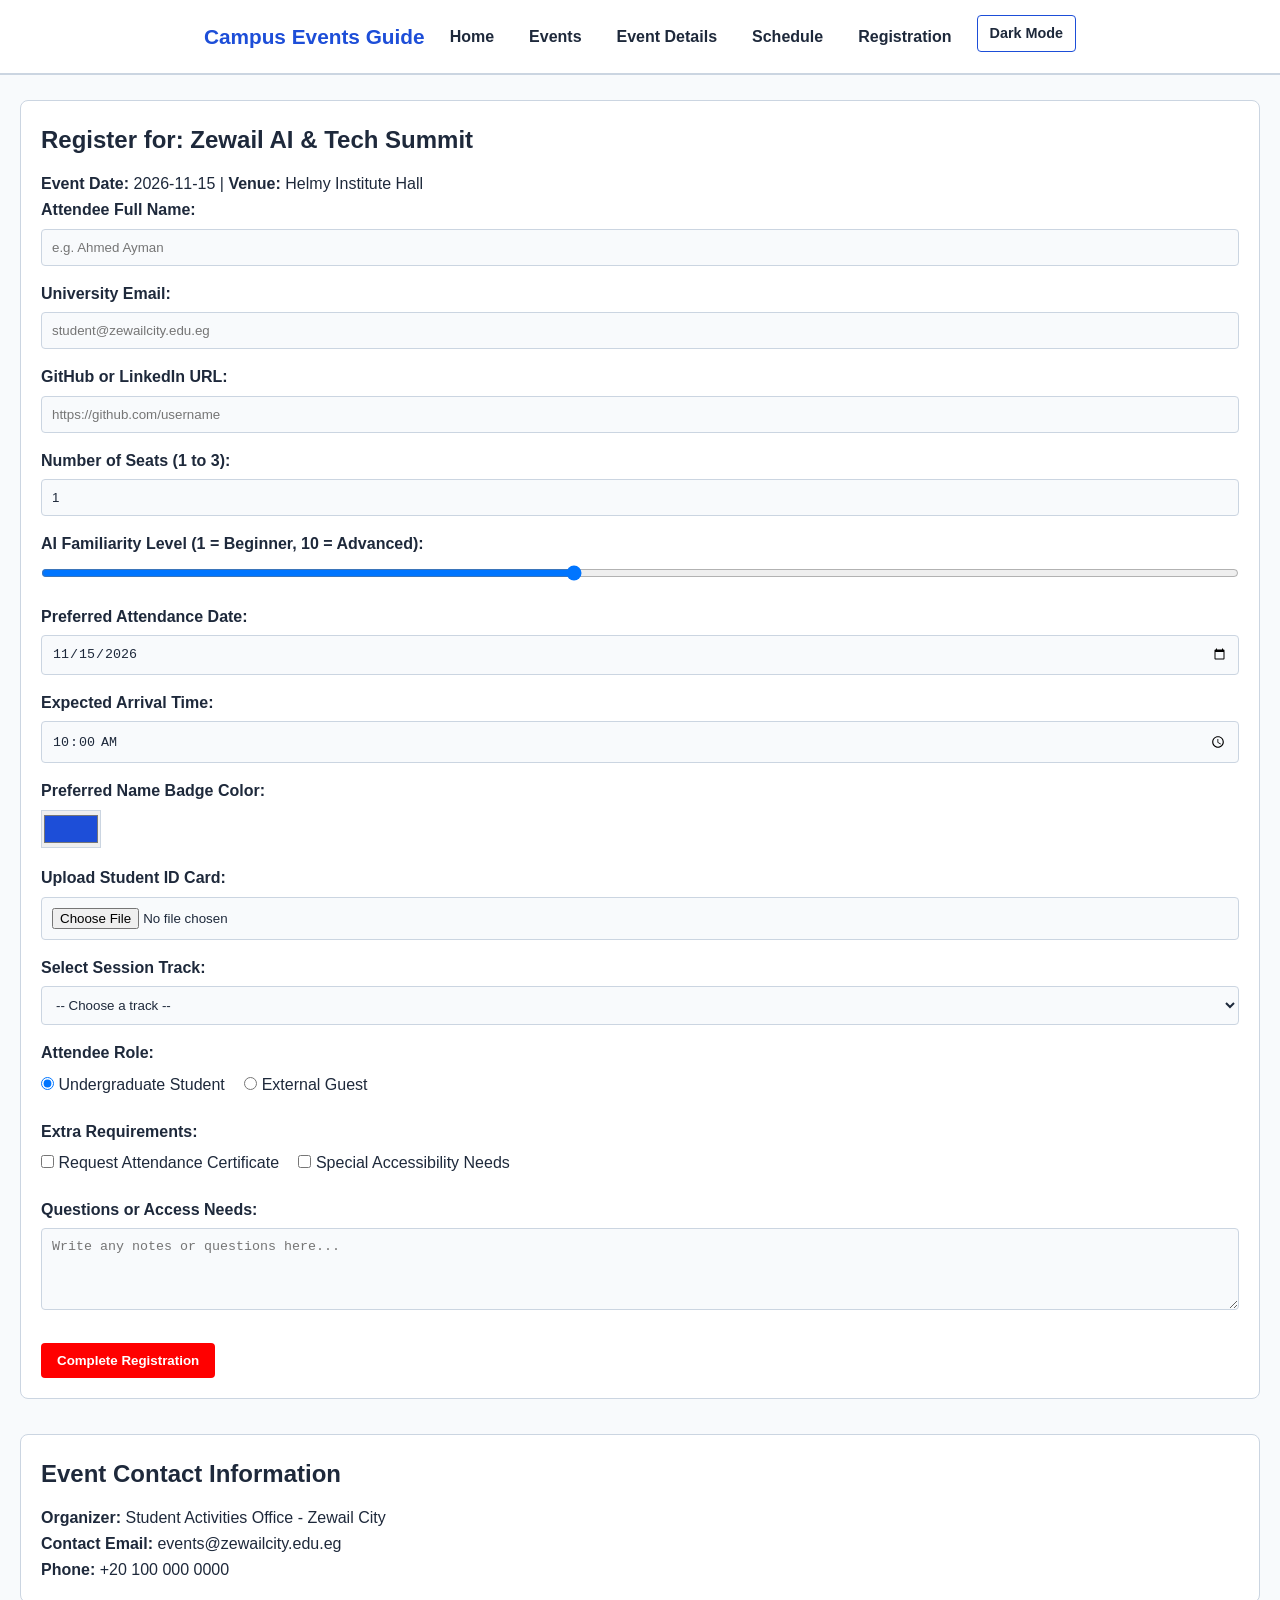
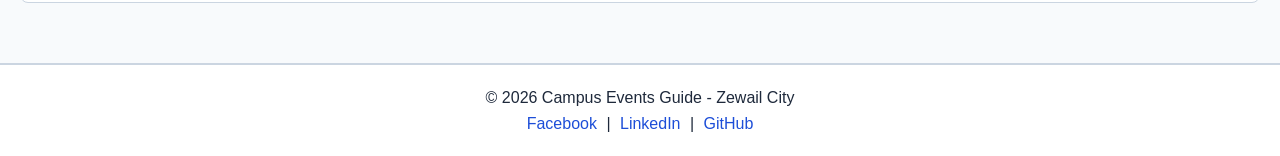
<file: registration.html>
<!DOCTYPE html>
<html lang="en">
<head>
  <meta charset="UTF-8">
  <meta name="viewport" content="width=device-width, initial-scale=1.0">
  <title>Campus Events Guide - Registration</title>
  <link rel="stylesheet" href="style.css">
</head>
<body>
  <input type="checkbox" id="dark-toggle" class="dark-checkbox">

  <header>
    <div class="header-container">
      <span class="site-title">Campus Events Guide</span>
      <nav>
        <ul class="nav-list">
          <li><a href="index.html">Home</a></li>
          <li><a href="events.html">Events</a></li>
          <li><a href="event-details.html">Event Details</a></li>
          <li><a href="schedule.html">Schedule</a></li>
          <li><a href="registration.html">Registration</a></li>
        </ul>
      </nav>
      <label for="dark-toggle" class="dark-label">Dark Mode</label>
    </div>
  </header>

  <main>
    <section class="form-section">
      <h1>Register for: Zewail AI & Tech Summit</h1>
      <p><strong>Event Date:</strong> 2026-11-15 | <strong>Venue:</strong> Helmy Institute Hall</p>

      <form action="#" method="post">
        <!-- 1. Text input with pattern & maxlength -->
        <div class="form-group">
          <label for="full-name">Attendee Full Name:</label>
          <input type="text" id="full-name" name="full_name" required maxlength="50" pattern="[A-Za-z\s]{3,50}" placeholder="e.g. Ahmed Ayman">
        </div>

        <!-- 2. Email input -->
        <div class="form-group">
          <label for="email">University Email:</label>
          <input type="email" id="email" name="email" required placeholder="student@zewailcity.edu.eg">
        </div>

        <!-- 3. URL input -->
        <div class="form-group">
          <label for="portfolio">GitHub or LinkedIn URL:</label>
          <input type="url" id="portfolio" name="portfolio" placeholder="https://github.com/username">
        </div>

        <!-- 4. Number input -->
        <div class="form-group">
          <label for="tickets">Number of Seats (1 to 3):</label>
          <input type="number" id="tickets" name="tickets" min="1" max="3" value="1" required>
        </div>

        <!-- 5. Range input -->
        <div class="form-group">
          <label for="exp-level">AI Familiarity Level (1 = Beginner, 10 = Advanced):</label>
          <input type="range" id="exp-level" name="exp_level" min="1" max="10" value="5">
        </div>

        <!-- 6. Date input -->
        <div class="form-group">
          <label for="att-date">Preferred Attendance Date:</label>
          <input type="date" id="att-date" name="att_date" value="2026-11-15" required>
        </div>

        <!-- 7. Time input -->
        <div class="form-group">
          <label for="arrival-time">Expected Arrival Time:</label>
          <input type="time" id="arrival-time" name="arrival_time" value="10:00" required>
        </div>

        <!-- 8. Color input -->
        <div class="form-group">
          <label for="badge-color">Preferred Name Badge Color:</label>
          <input type="color" id="badge-color" name="badge_color" value="#1d4ed8">
        </div>

        <!-- 9. File input -->
        <div class="form-group">
          <label for="student-id">Upload Student ID Card:</label>
          <input type="file" id="student-id" name="student_id" required>
        </div>

        <!-- 10. Select dropdown -->
        <div class="form-group">
          <label for="track-select">Select Session Track:</label>
          <select id="track-select" name="track" required>
            <option value="">-- Choose a track --</option>
            <option value="ai">Machine Learning & AI</option>
            <option value="web">Web & UI Development</option>
            <option value="data">Big Data Engineering</option>
          </select>
        </div>

        <!-- 11. Radio buttons -->
        <div class="form-group">
          <p class="group-label">Attendee Role:</p>
          <label class="inline-label">
            <input type="radio" name="role" value="student" checked> Undergraduate Student
          </label>
          <label class="inline-label">
            <input type="radio" name="role" value="guest"> External Guest
          </label>
        </div>

        <!-- 12. Checkboxes -->
        <div class="form-group">
          <p class="group-label">Extra Requirements:</p>
          <label class="inline-label">
            <input type="checkbox" name="cert" value="yes"> Request Attendance Certificate
          </label>
          <label class="inline-label">
            <input type="checkbox" name="access" value="yes"> Special Accessibility Needs
          </label>
        </div>

        <!-- 13. Textarea -->
        <div class="form-group">
          <label for="notes">Questions or Access Needs:</label>
          <textarea id="notes" name="notes" rows="4" maxlength="250" placeholder="Write any notes or questions here..."></textarea>
        </div>

        <button type="submit" class="btn">Complete Registration</button>
      </form>
    </section>

    <section class="contact-box">
      <h2>Event Contact Information</h2>
      <p><strong>Organizer:</strong> Student Activities Office - Zewail City</p>
      <p><strong>Contact Email:</strong> events@zewailcity.edu.eg</p>
      <p><strong>Phone:</strong> +20 100 000 0000</p>
    </section>
  </main>

  <footer>
    <p>&copy; 2026 Campus Events Guide - Zewail City</p>
    <div class="social-links">
      <a href="https://facebook.com" target="_blank">Facebook</a> |
      <a href="https://linkedin.com" target="_blank">LinkedIn</a> |
      <a href="https://github.com" target="_blank">GitHub</a>
    </div>
  </footer>
</body>
</html>
</file>
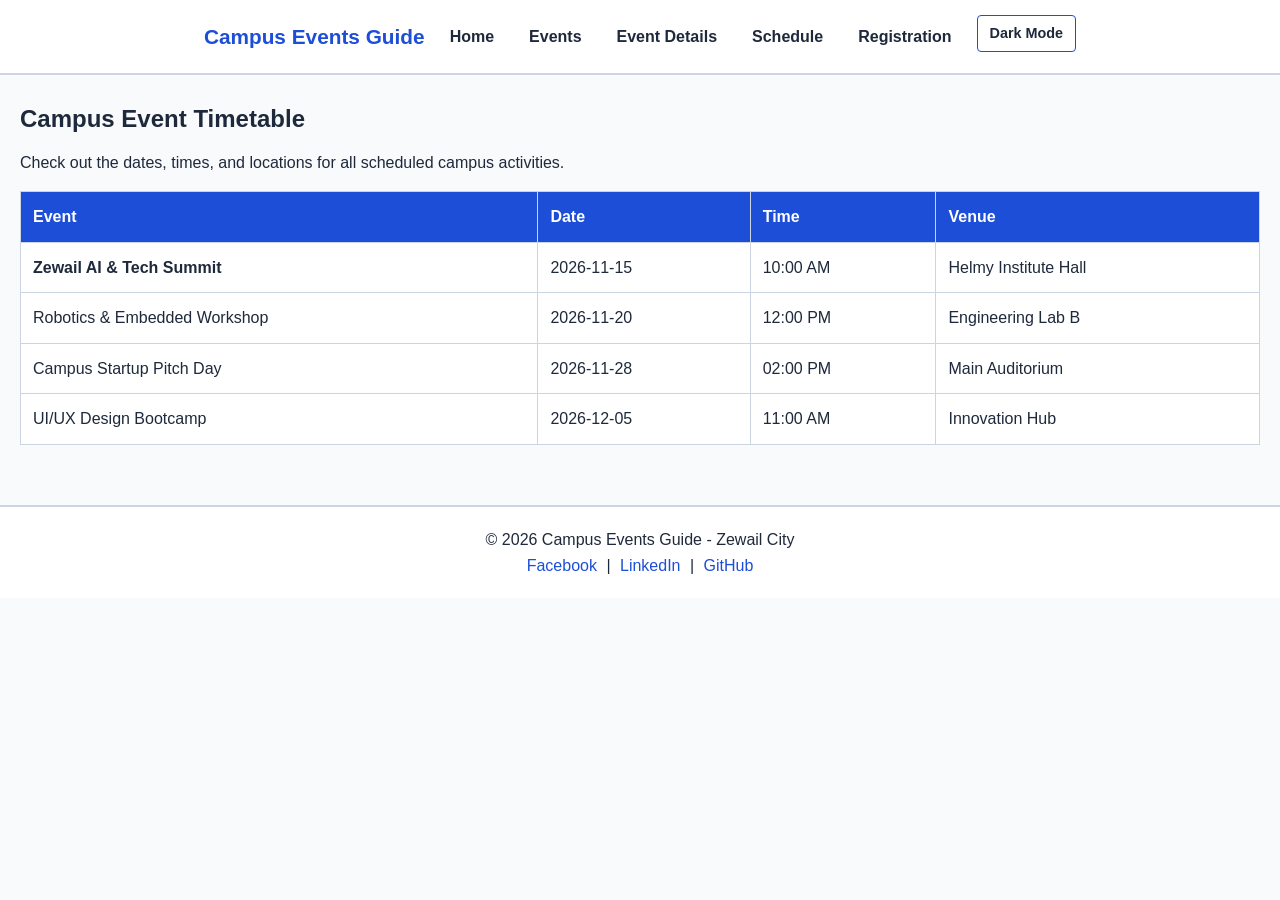
<file: schedule.html>
<!DOCTYPE html>
<html lang="en">
<head>
  <meta charset="UTF-8">
  <meta name="viewport" content="width=device-width, initial-scale=1.0">
  <title>Campus Events Guide - Schedule</title>
  <link rel="stylesheet" href="style.css">
</head>
<body>
  <input type="checkbox" id="dark-toggle" class="dark-checkbox">

  <header>
    <div class="header-container">
      <span class="site-title">Campus Events Guide</span>
      <nav>
        <ul class="nav-list">
          <li><a href="index.html">Home</a></li>
          <li><a href="events.html">Events</a></li>
          <li><a href="event-details.html">Event Details</a></li>
          <li><a href="schedule.html">Schedule</a></li>
          <li><a href="registration.html">Registration</a></li>
        </ul>
      </nav>
      <label for="dark-toggle" class="dark-label">Dark Mode</label>
    </div>
  </header>

  <main>
    <section>
      <h1>Campus Event Timetable</h1>
      <p>Check out the dates, times, and locations for all scheduled campus activities.</p>

      <div class="table-wrapper">
        <table>
          <thead>
            <tr>
              <th>Event</th>
              <th>Date</th>
              <th>Time</th>
              <th>Venue</th>
            </tr>
          </thead>
          <tbody>
            <tr>
              <td><strong>Zewail AI & Tech Summit</strong></td>
              <td>2026-11-15</td>
              <td>10:00 AM</td>
              <td>Helmy Institute Hall</td>
            </tr>
            <tr>
              <td>Robotics & Embedded Workshop</td>
              <td>2026-11-20</td>
              <td>12:00 PM</td>
              <td>Engineering Lab B</td>
            </tr>
            <tr>
              <td>Campus Startup Pitch Day</td>
              <td>2026-11-28</td>
              <td>02:00 PM</td>
              <td>Main Auditorium</td>
            </tr>
            <tr>
              <td>UI/UX Design Bootcamp</td>
              <td>2026-12-05</td>
              <td>11:00 AM</td>
              <td>Innovation Hub</td>
            </tr>
          </tbody>
        </table>
      </div>
    </section>
  </main>

  <footer>
    <p>&copy; 2026 Campus Events Guide - Zewail City</p>
    <div class="social-links">
      <a href="https://facebook.com" target="_blank">Facebook</a> |
      <a href="https://linkedin.com" target="_blank">LinkedIn</a> |
      <a href="https://github.com" target="_blank">GitHub</a>
    </div>
  </footer>
</body>
</html>
</file>
<file: style.css>
/* =========================================================
   1. CSS Variables & Reset
   ========================================================= */
:root {
  --bg-color: #f8fafc;
  --text-color: #1e293b;
  --accent-color: #1d4ed8;
  --card-bg: #ffffff;
  --border-color: #cbd5e1;
}

* {
  box-sizing: border-box;
  margin: 0;
  padding: 0;
}

body {
  font-family: Arial, sans-serif;
  background-color: var(--bg-color);
  color: var(--text-color);
  line-height: 1.6;
}

/* =========================================================
   2. COMMENT 1: CSS-Only Dark Mode Implementation
   The hidden checkbox (#dark-toggle) sits at the top of <body>.
   When checked, the general sibling combinator (~) updates the
   color variables for header, main, and footer without JavaScript.
   ========================================================= */
.dark-checkbox {
  display: none;
}

.dark-checkbox:checked ~ header,
.dark-checkbox:checked ~ main,
.dark-checkbox:checked ~ footer {
  --bg-color: #0f172a;
  --text-color: #f1f5f9;
  --accent-color: #38bdf8;
  --card-bg: #1e293b;
  --border-color: #475569;
  background-color: var(--bg-color);
  color: var(--text-color);
}

/* =========================================================
   3. Header & Flexbox Navigation
   ========================================================= */
header {
  background-color: var(--card-bg);
  border-bottom: 2px solid var(--border-color);
  padding: 15px 20px;
}

.header-container {
  max-width: 100%;
  margin: 0 auto;
  display: flex;
  flex-wrap: wrap;
  justify-content: center;
  align-items: center;
  gap: 15px;
}

.site-title {
  font-size: 1.3rem;
  font-weight: bold;
  color: var(--accent-color);
}

/* Complex 3-part selector required by rubric */
header nav ul.nav-list {
  
  list-style: none;
  display: flex; 
  flex-wrap: wrap; 
  gap: 15px;
}

header nav ul.nav-list li a {
  text-decoration: none;
  color: var(--text-color);
  font-weight: bold;
  padding: 6px 10px;
  border-radius: 4px;
  transition: background-color 0.3s ease, color 0.3s ease;
}

header nav ul.nav-list li a:hover,
header nav ul.nav-list li a:focus {
  background-color: var(--accent-color);
  color: #ffffff;
}

.dark-label {
  cursor: pointer;
  padding: 6px 12px;
  border: 1px solid var(--accent-color);
  border-radius: 4px;
  font-size: 0.9rem;
  transition: background-color 0.3s ease;
}

.dark-label:hover {
  background-color: var(--accent-color);
  color: #ffffff;
}

/* =========================================================
   4. Main Content, Grid Cards & Components
   ========================================================= */
main {
  max-width: 100%;
  margin: 0 auto;
  padding: 25px 20px;
  
}

section {
  margin-bottom: 35px;
}

h1, h2, h3 {
  margin-bottom: 12px;
}

.hero {
  background-color: var(--card-bg);
  padding: 25px;
  border-radius: 8px;
  border: 1px solid var(--border-color);
}

/* CSS Grid for Event Cards */
.cards-grid {
  display: grid;
  grid-template-columns: 1fr;
  gap: 20px;
  margin-top: 15px;
}

.card, .details-box, .form-section, .contact-box {
  background-color: var(--card-bg);
  border: 1px solid var(--border-color);
  border-radius: 8px;
  padding: 20px;
}

.card img, .detail-img, .media-player {
  width: 100%;
  max-height: 240px;
  object-fit: cover;
  border-radius: 6px;
  margin-bottom: 12px;
}

.badge {
  display: inline-block;
  background-color: var(--accent-color);
  color: #ffffff;
  padding: 3px 8px;
  border-radius: 4px;
  font-size: 0.8rem;
  margin-bottom: 8px;
}

.btn {
  display: inline-block;
  background-color: red;
  color: #ffffff;
  text-decoration: none;
  padding: 10px 16px;
  border: none;
  border-radius: 4px;
  cursor: pointer;
  font-weight: bold;
  margin-top: 10px;
  transition: opacity 0.3s ease, transform 0.2s ease;
}

.btn:hover, .btn:focus {
  opacity: 0.9;
  transform: translateY(-2px);
}

.agenda-list {
  margin-left: 20px;
  margin-top: 10px;
}

/* =========================================================
   5. Table & Forms Styling
   ========================================================= */
.table-wrapper {
  overflow-x: auto;
}

table {
  width: 100%;
  border-collapse: collapse;
  background-color: var(--card-bg);
  margin-top: 15px;
}

th, td {
  border: 1px solid var(--border-color);
  padding: 12px;
  text-align: left;
}

th {
  background-color: var(--accent-color);
  color: #ffffff;
}

.form-group {
  margin-bottom: 15px;
}

label, .group-label {
  display: block;
  font-weight: bold;
  margin-bottom: 6px;
}

.inline-label {
  display: inline-block;
  font-weight: normal;
  margin-right: 15px;
}

input[type="text"],
input[type="email"],
input[type="url"],
input[type="number"],
input[type="date"],
input[type="time"],
input[type="file"],
select,
textarea {
  width: 100%;
  padding: 10px;
  border: 1px solid var(--border-color);
  border-radius: 4px;
  background-color: var(--bg-color);
  color: var(--text-color);
}

input[type="range"] {
  width: 100%;
}

input[type="color"] {
  width: 60px;
  height: 38px;
  border: 1px solid var(--border-color);
  cursor: pointer;
}

footer {
  background-color: var(--card-bg);
  border-top: 2px solid var(--border-color);
  text-align: center;
  padding: 20px;
}

.social-links a {
  color: var(--accent-color);
  text-decoration: none;
  margin: 0 5px;
}

/* =========================================================
   6. COMMENT 2: Responsive Media Queries (375px, 768px, 1280px)
   Mobile-first layout starts with 1 column. At 768px (tablet)
   cards become 2 columns, and at 1280px (desktop) 3 columns.
   ========================================================= */
@media (max-width: 600px) {
  .header-container {
    flex-direction: column;
    align-items: flex-start;
  }
  header nav ul.nav-list {
    flex-direction: column;
    width: 100%;
    gap: 8px;
  }
}

@media (min-width: 768px) {
  .cards-grid {
    grid-template-columns: repeat(2, 1fr);
  }
}

@media (min-width: 1280px) {
  .cards-grid {
    grid-template-columns: repeat(3, 1fr);
  }
}
</file>
